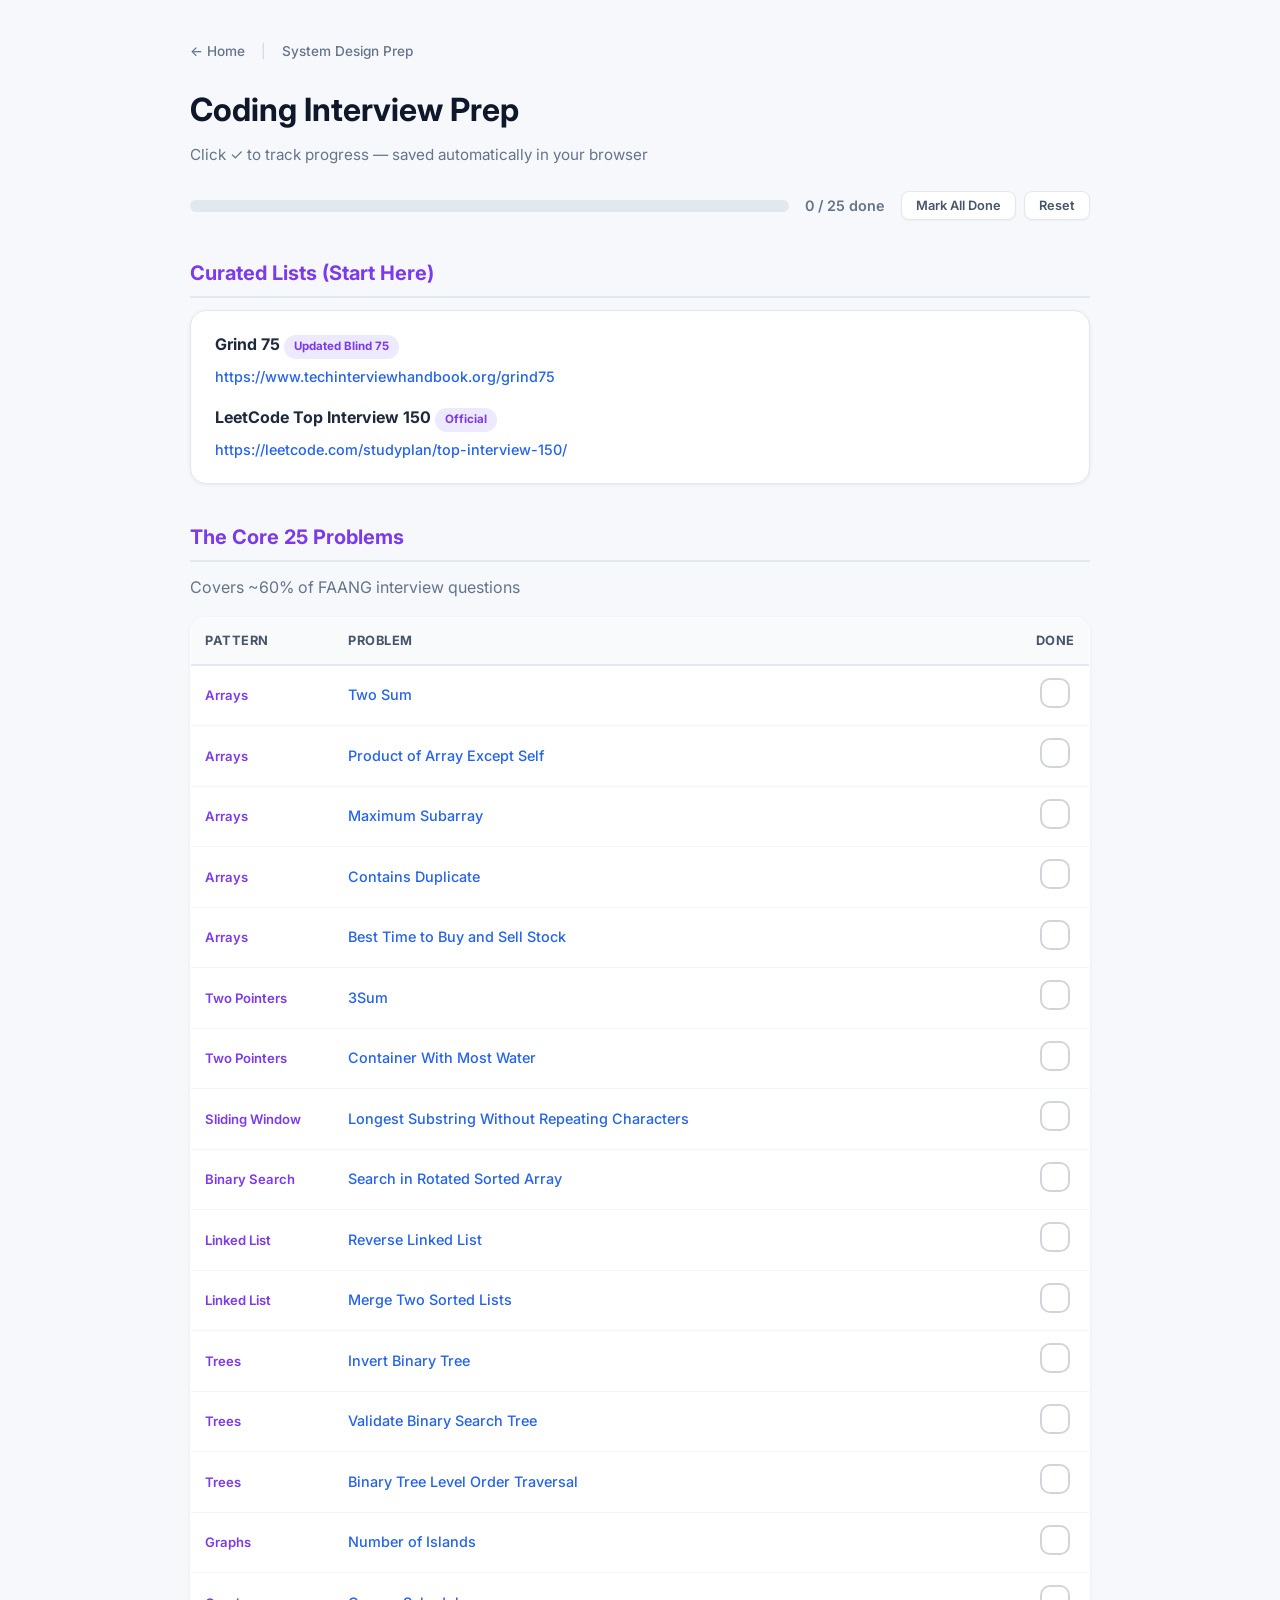
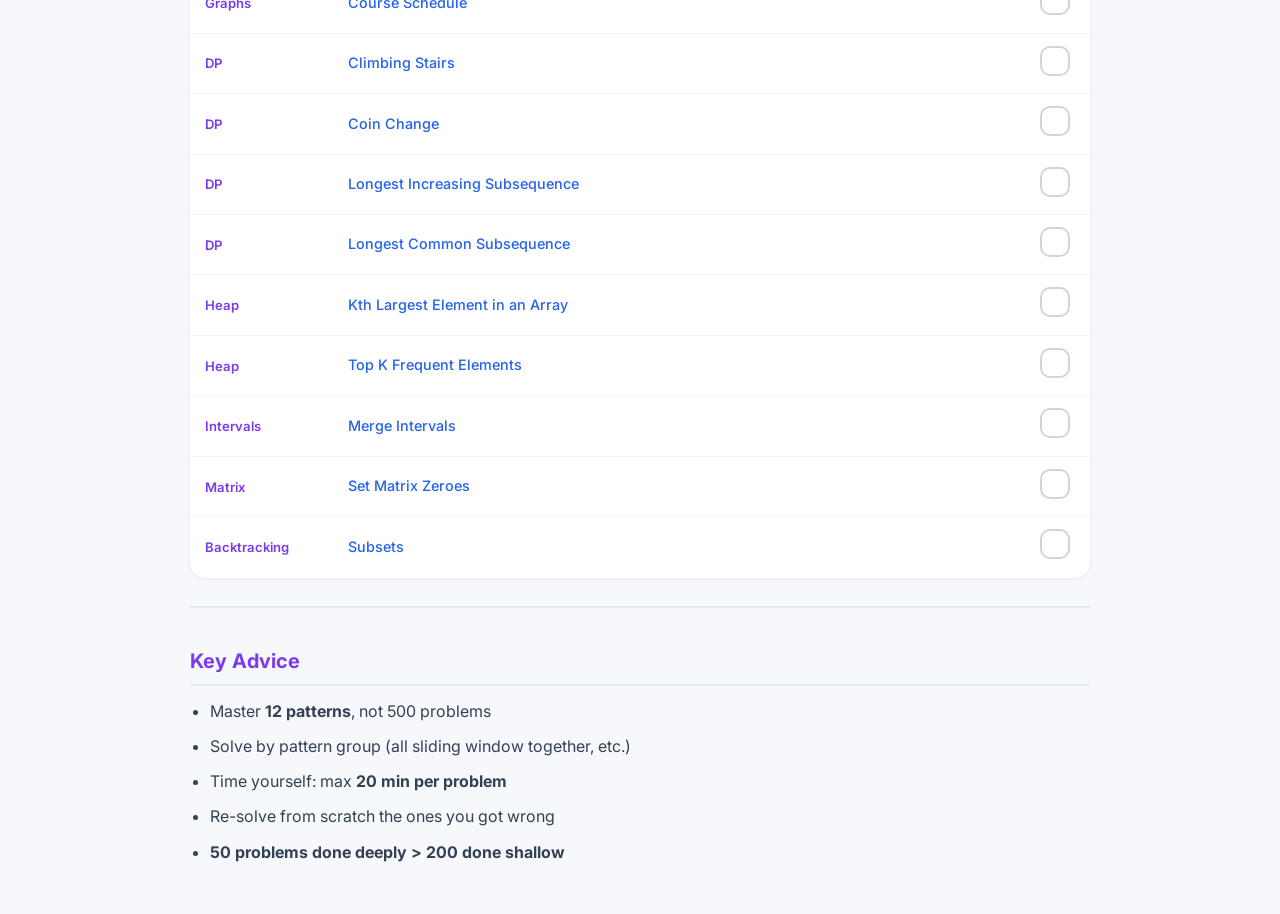
<file: leetcode-tracker.html>
<!DOCTYPE html>
<html lang="en">
<head>
  <meta charset="UTF-8">
  <meta name="viewport" content="width=device-width, initial-scale=1.0">
  <title>Coding Interview Prep - LeetCode Tracker</title>
  <link rel="preconnect" href="https://fonts.googleapis.com">
  <link rel="preconnect" href="https://fonts.gstatic.com" crossorigin>
  <link href="https://fonts.googleapis.com/css2?family=Inter:wght@400;500;600;700&display=swap" rel="stylesheet">
  <style>
    .top-nav { display: flex; gap: 16px; align-items: center; margin-bottom: 20px; font-size: .85rem; }
    .top-nav a { color: #64748b; font-weight: 500; }
    .top-nav a:hover { color: #7c3aed; }
    .top-nav .sep { color: #cbd5e1; }
    * { margin: 0; padding: 0; box-sizing: border-box; }
    body {
      font-family: 'Inter', -apple-system, BlinkMacSystemFont, 'Segoe UI', Roboto, Helvetica, Arial, sans-serif;
      background: #f7f8fc;
      color: #1e293b;
      line-height: 1.7;
      padding: 40px 20px;
    }
    .container { max-width: 900px; margin: 0 auto; }
    h1 { font-size: 2rem; font-weight: 700; color: #0f172a; margin-bottom: 4px; }
    h2 {
      font-size: 1.25rem;
      font-weight: 700;
      color: #7c3aed;
      margin-top: 36px;
      margin-bottom: 12px;
      padding-bottom: 6px;
      border-bottom: 2px solid #e2e8f0;
    }
    p, li { margin-bottom: 8px; }
    a {
      color: #2563eb;
      text-decoration: none;
      font-weight: 500;
      transition: color .15s;
    }
    a:hover { color: #7c3aed; text-decoration: underline; }
    .subtitle { color: #64748b; font-size: .95rem; margin-bottom: 24px; }
    hr { border: none; border-top: 2px solid #e2e8f0; margin: 28px 0; }
    .card {
      background: #fff;
      border-radius: 16px;
      padding: 20px 24px;
      margin-bottom: 28px;
      box-shadow: 0 1px 4px rgba(0,0,0,.06);
      border: 1px solid #e2e8f0;
    }
    .card p { margin-bottom: 4px; }
    .card a { font-size: .9rem; word-break: break-all; }
    .badge {
      display: inline-block;
      background: #ede9fe;
      color: #7c3aed;
      font-size: .72rem;
      font-weight: 700;
      padding: 2px 10px;
      border-radius: 20px;
      margin-right: 6px;
    }
    ul { padding-left: 20px; }
    ul li { list-style: disc; color: #334155; }

    /* Progress */
    .progress-wrap {
      display: flex;
      align-items: center;
      gap: 16px;
      margin-bottom: 24px;
      flex-wrap: wrap;
    }
    .progress-bar {
      flex: 1;
      min-width: 140px;
      height: 12px;
      background: #e2e8f0;
      border-radius: 99px;
      overflow: hidden;
    }
    .progress-fill {
      height: 100%;
      width: 0%;
      background: linear-gradient(90deg, #7c3aed, #ec4899);
      border-radius: 99px;
      transition: width .3s ease;
    }
    .progress-text { font-size: .9rem; color: #64748b; font-weight: 600; white-space: nowrap; }
    .progress-btns { display: flex; gap: 8px; }
    .btn {
      font-family: inherit;
      font-size: .8rem;
      font-weight: 600;
      padding: 6px 14px;
      border: 1px solid #e2e8f0;
      border-radius: 8px;
      background: #fff;
      color: #475569;
      cursor: pointer;
      transition: all .15s;
      box-shadow: 0 1px 2px rgba(0,0,0,.04);
    }
    .btn:hover { background: #f1f5f9; border-color: #cbd5e1; }
    .btn-danger:hover { background: #fef2f2; border-color: #fca5a5; color: #dc2626; }

    /* Table */
    table {
      width: 100%;
      border-collapse: collapse;
      font-size: .9rem;
      background: #fff;
      border-radius: 16px;
      overflow: hidden;
      box-shadow: 0 1px 4px rgba(0,0,0,.06);
      border: 1px solid #e2e8f0;
    }
    th {
      text-align: left;
      color: #475569;
      font-weight: 700;
      font-size: .8rem;
      text-transform: uppercase;
      letter-spacing: .04em;
      padding: 12px 14px;
      background: #f8fafc;
      border-bottom: 2px solid #e2e8f0;
    }
    td {
      padding: 12px 14px;
      border-bottom: 1px solid #f1f5f9;
      vertical-align: middle;
    }
    tr:last-child td { border-bottom: none; }
    tr:hover td { background: #f8fafc; }
    td:nth-child(1) {
      color: #7c3aed;
      font-weight: 600;
      font-size: .82rem;
      width: 16%;
    }

    .status-btn {
      display: inline-flex;
      align-items: center;
      justify-content: center;
      width: 30px;
      height: 30px;
      border-radius: 10px;
      border: 2px solid #d1d5db;
      background: #fff;
      color: transparent;
      font-size: 1.1rem;
      font-weight: 700;
      cursor: pointer;
      transition: all .15s;
      flex-shrink: 0;
    }
    .status-btn.done {
      background: #f0fdf4;
      border-color: #22c55e;
      color: #16a34a;
    }
    .status-btn:hover { border-color: #7c3aed; background: #f5f3ff; }

    .row-done td { background: #fafafa; }
    .row-done td:nth-child(2) a { color: #94a3b8; text-decoration: line-through; }

    @media (max-width: 600px) {
      table, thead, tbody, th, td, tr { display: block; }
      thead, th { display: none; }
      td {
        padding: 8px 12px;
        position: relative;
        padding-left: 100px;
        display: flex;
        align-items: center;
        min-height: 30px;
      }
      td::before {
        content: attr(data-label);
        position: absolute;
        left: 12px;
        font-weight: 700;
        color: #7c3aed;
        font-size: .8rem;
        width: 80px;
      }
      td:nth-child(1) { width: 100%; }
    }
  </style>
</head>
<body>
  <div class="container">
    <div class="top-nav">
      <a href="index.html">&#8592; Home</a>
      <span class="sep">|</span>
      <a href="system-design-tracker.html">System Design Prep</a>
    </div>
    <h1>Coding Interview Prep</h1>
    <p class="subtitle">Click ✓ to track progress — saved automatically in your browser</p>

    <!-- Progress -->
    <div class="progress-wrap">
      <div class="progress-bar"><div class="progress-fill" id="progressFill"></div></div>
      <span class="progress-text"><span id="doneCount">0</span> / <span id="totalCount">0</span> done</span>
      <div class="progress-btns">
        <button class="btn" id="markAllBtn">Mark All Done</button>
        <button class="btn btn-danger" id="resetBtn">Reset</button>
      </div>
    </div>

    <h2>Curated Lists (Start Here)</h2>
    <div class="card">
      <p><strong>Grind 75</strong> <span class="badge">Updated Blind 75</span></p>
      <a href="https://www.techinterviewhandbook.org/grind75" target="_blank">https://www.techinterviewhandbook.org/grind75</a>
      <p style="margin-top:14px"><strong>LeetCode Top Interview 150</strong> <span class="badge">Official</span></p>
      <a href="https://leetcode.com/studyplan/top-interview-150/" target="_blank">https://leetcode.com/studyplan/top-interview-150/</a>
    </div>

    <h2>The Core 25 Problems</h2>
    <p style="color:#64748b;margin-bottom:16px">Covers ~60% of FAANG interview questions</p>
    <table>
      <thead>
        <tr><th>Pattern</th><th>Problem</th><th style="width:50px;text-align:center;">Done</th></tr>
      </thead>
      <tbody id="problemBody">
      </tbody>
    </table>

    <hr>

    <h2>Key Advice</h2>
    <ul>
      <li>Master <strong>12 patterns</strong>, not 500 problems</li>
      <li>Solve by pattern group (all sliding window together, etc.)</li>
      <li>Time yourself: max <strong>20 min per problem</strong></li>
      <li>Re-solve from scratch the ones you got wrong</li>
      <li><strong>50 problems done deeply > 200 done shallow</strong></li>
    </ul>
  </div>

  <script>
    const STORAGE_KEY = 'leetcode_tracker_done';

    const problems = [
      { pattern: 'Arrays',           name: 'Two Sum',                                url: 'https://leetcode.com/problems/two-sum/' },
      { pattern: 'Arrays',           name: 'Product of Array Except Self',           url: 'https://leetcode.com/problems/product-of-array-except-self/' },
      { pattern: 'Arrays',           name: 'Maximum Subarray',                       url: 'https://leetcode.com/problems/maximum-subarray/' },
      { pattern: 'Arrays',           name: 'Contains Duplicate',                     url: 'https://leetcode.com/problems/contains-duplicate/' },
      { pattern: 'Arrays',           name: 'Best Time to Buy and Sell Stock',        url: 'https://leetcode.com/problems/best-time-to-buy-and-sell-stock/' },
      { pattern: 'Two Pointers',     name: '3Sum',                                   url: 'https://leetcode.com/problems/3sum/' },
      { pattern: 'Two Pointers',     name: 'Container With Most Water',              url: 'https://leetcode.com/problems/container-with-most-water/' },
      { pattern: 'Sliding Window',   name: 'Longest Substring Without Repeating Characters', url: 'https://leetcode.com/problems/longest-substring-without-repeating-characters/' },
      { pattern: 'Binary Search',    name: 'Search in Rotated Sorted Array',         url: 'https://leetcode.com/problems/search-in-rotated-sorted-array/' },
      { pattern: 'Linked List',      name: 'Reverse Linked List',                    url: 'https://leetcode.com/problems/reverse-linked-list/' },
      { pattern: 'Linked List',      name: 'Merge Two Sorted Lists',                 url: 'https://leetcode.com/problems/merge-two-sorted-lists/' },
      { pattern: 'Trees',            name: 'Invert Binary Tree',                      url: 'https://leetcode.com/problems/invert-binary-tree/' },
      { pattern: 'Trees',            name: 'Validate Binary Search Tree',            url: 'https://leetcode.com/problems/validate-binary-search-tree/' },
      { pattern: 'Trees',            name: 'Binary Tree Level Order Traversal',      url: 'https://leetcode.com/problems/binary-tree-level-order-traversal/' },
      { pattern: 'Graphs',           name: 'Number of Islands',                      url: 'https://leetcode.com/problems/number-of-islands/' },
      { pattern: 'Graphs',           name: 'Course Schedule',                        url: 'https://leetcode.com/problems/course-schedule/' },
      { pattern: 'DP',               name: 'Climbing Stairs',                        url: 'https://leetcode.com/problems/climbing-stairs/' },
      { pattern: 'DP',               name: 'Coin Change',                            url: 'https://leetcode.com/problems/coin-change/' },
      { pattern: 'DP',               name: 'Longest Increasing Subsequence',         url: 'https://leetcode.com/problems/longest-increasing-subsequence/' },
      { pattern: 'DP',               name: 'Longest Common Subsequence',             url: 'https://leetcode.com/problems/longest-common-subsequence/' },
      { pattern: 'Heap',             name: 'Kth Largest Element in an Array',        url: 'https://leetcode.com/problems/kth-largest-element-in-an-array/' },
      { pattern: 'Heap',             name: 'Top K Frequent Elements',                url: 'https://leetcode.com/problems/top-k-frequent-elements/' },
      { pattern: 'Intervals',        name: 'Merge Intervals',                        url: 'https://leetcode.com/problems/merge-intervals/' },
      { pattern: 'Matrix',           name: 'Set Matrix Zeroes',                      url: 'https://leetcode.com/problems/set-matrix-zeroes/' },
      { pattern: 'Backtracking',     name: 'Subsets',                                url: 'https://leetcode.com/problems/subsets/' },
    ];

    let done = new Set();

    function loadState() {
      try {
        const raw = localStorage.getItem(STORAGE_KEY);
        if (raw) {
          const arr = JSON.parse(raw);
          done = new Set(arr);
        }
      } catch {}
    }

    function saveState() {
      localStorage.setItem(STORAGE_KEY, JSON.stringify([...done]));
    }

    function render() {
      const tbody = document.getElementById('problemBody');
      tbody.innerHTML = '';
      problems.forEach((p, i) => {
        const key = i.toString();
        const isDone = done.has(key);
        const tr = document.createElement('tr');
        if (isDone) tr.className = 'row-done';

        const td1 = document.createElement('td');
        td1.setAttribute('data-label', 'Pattern');
        td1.textContent = p.pattern;

        const td2 = document.createElement('td');
        td2.setAttribute('data-label', 'Problem');
        const a = document.createElement('a');
        a.href = p.url;
        a.target = '_blank';
        a.textContent = p.name;
        td2.appendChild(a);

        const td3 = document.createElement('td');
        td3.setAttribute('data-label', 'Done');
        td3.style.textAlign = 'center';
        td3.style.width = '50px';
        const btn = document.createElement('button');
        btn.className = 'status-btn' + (isDone ? ' done' : '');
        btn.textContent = isDone ? '✓' : '';
        btn.addEventListener('click', () => toggle(i));
        td3.appendChild(btn);

        tr.appendChild(td1);
        tr.appendChild(td2);
        tr.appendChild(td3);
        tbody.appendChild(tr);
      });
      updateProgress();
    }

    function toggle(idx) {
      const key = idx.toString();
      if (done.has(key)) done.delete(key);
      else done.add(key);
      saveState();
      render();
    }

    function updateProgress() {
      const total = problems.length;
      const doneCount = done.size;
      const pct = total ? (doneCount / total * 100) : 0;
      document.getElementById('progressFill').style.width = pct + '%';
      document.getElementById('doneCount').textContent = doneCount;
      document.getElementById('totalCount').textContent = total;
    }

    document.getElementById('markAllBtn').addEventListener('click', () => {
      problems.forEach((_, i) => done.add(i.toString()));
      saveState();
      render();
    });

    document.getElementById('resetBtn').addEventListener('click', () => {
      done.clear();
      saveState();
      render();
    });

    loadState();
    render();
  </script>
</body>
</html>
</file>
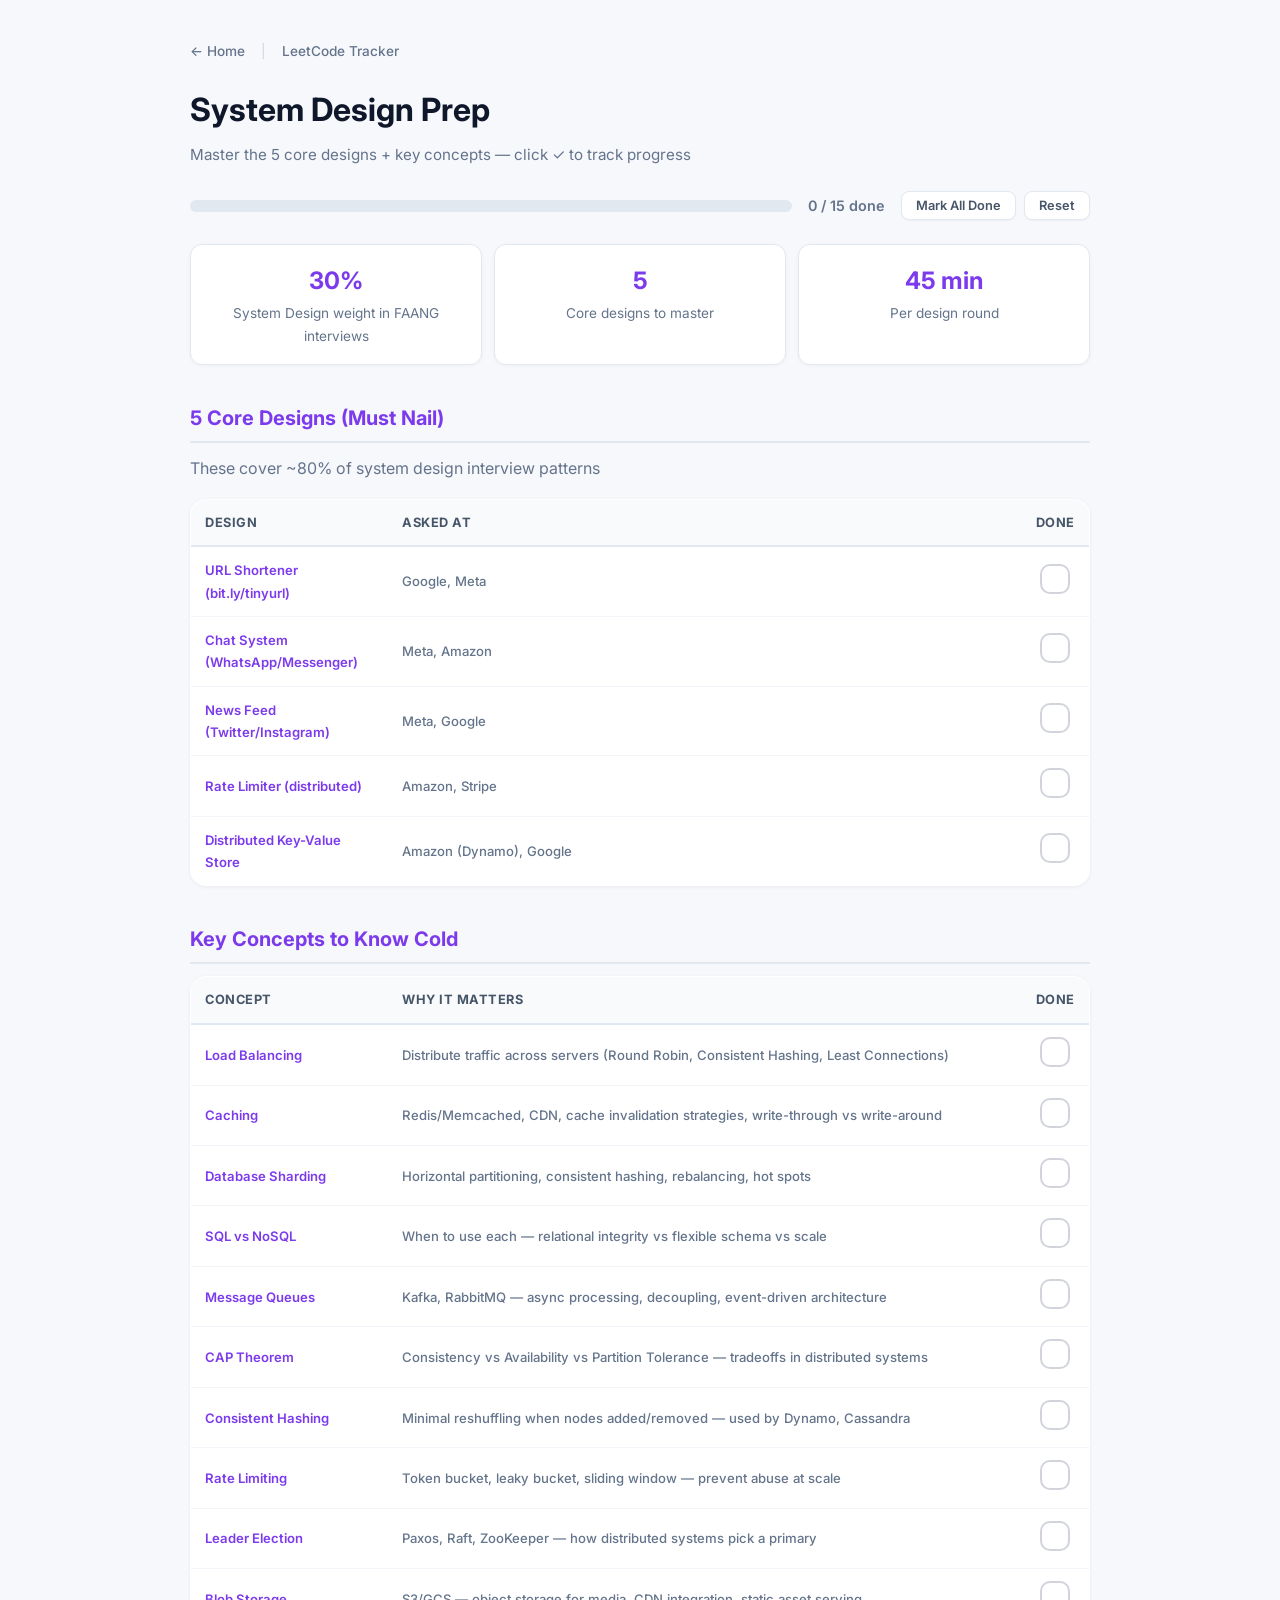
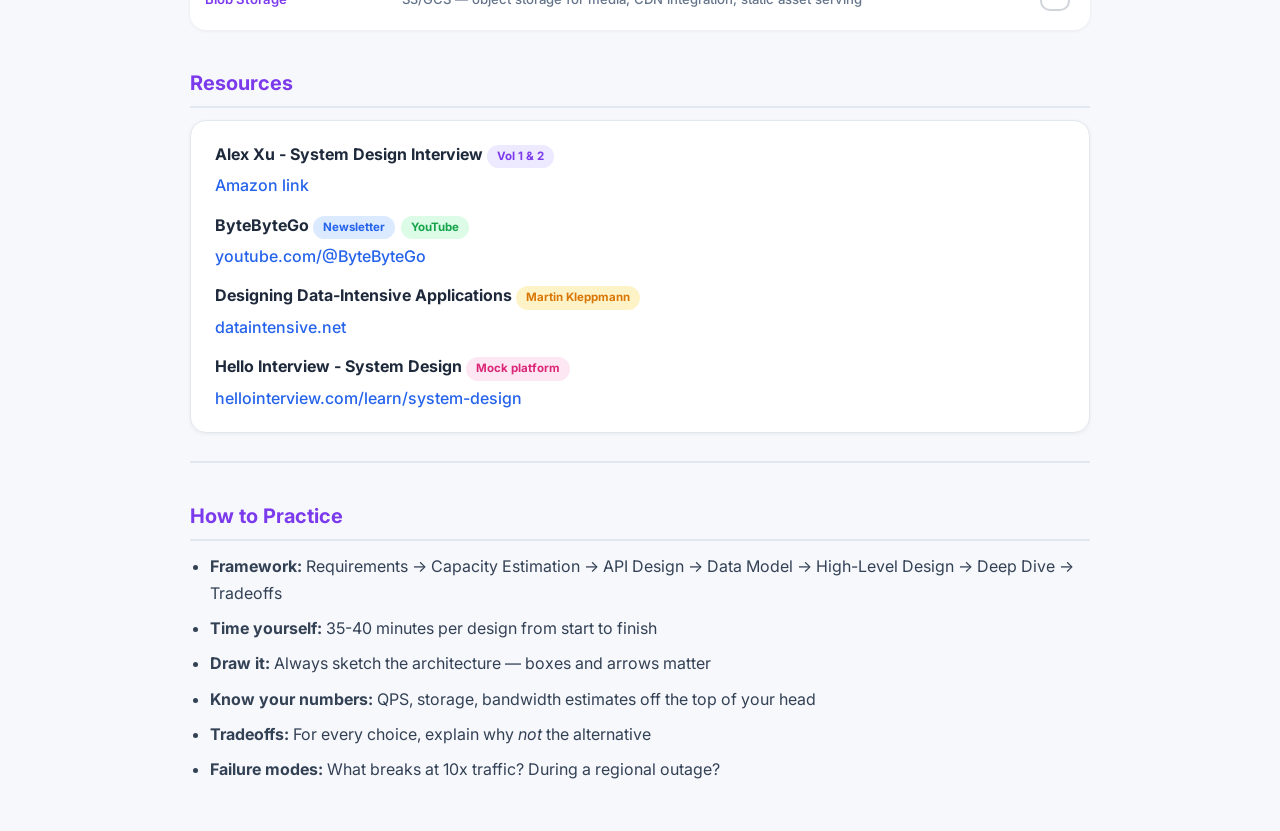
<file: system-design-tracker.html>
<!DOCTYPE html>
<html lang="en">
<head>
  <meta charset="UTF-8">
  <meta name="viewport" content="width=device-width, initial-scale=1.0">
  <title>System Design Prep - Interview Tracker</title>
  <link rel="preconnect" href="https://fonts.googleapis.com">
  <link rel="preconnect" href="https://fonts.gstatic.com" crossorigin>
  <link href="https://fonts.googleapis.com/css2?family=Inter:wght@400;500;600;700&display=swap" rel="stylesheet">
  <style>
    .top-nav { display: flex; gap: 16px; align-items: center; margin-bottom: 20px; font-size: .85rem; }
    .top-nav a { color: #64748b; font-weight: 500; }
    .top-nav a:hover { color: #7c3aed; }
    .top-nav .sep { color: #cbd5e1; }
    * { margin: 0; padding: 0; box-sizing: border-box; }
    body {
      font-family: 'Inter', -apple-system, BlinkMacSystemFont, 'Segoe UI', Roboto, Helvetica, Arial, sans-serif;
      background: #f7f8fc;
      color: #1e293b;
      line-height: 1.7;
      padding: 40px 20px;
    }
    .container { max-width: 900px; margin: 0 auto; }
    h1 { font-size: 2rem; font-weight: 700; color: #0f172a; margin-bottom: 4px; }
    h2 {
      font-size: 1.25rem;
      font-weight: 700;
      color: #7c3aed;
      margin-top: 36px;
      margin-bottom: 12px;
      padding-bottom: 6px;
      border-bottom: 2px solid #e2e8f0;
    }
    h3 { font-size: 1rem; font-weight: 700; color: #334155; margin-top: 20px; margin-bottom: 8px; }
    p, li { margin-bottom: 8px; }
    a { color: #2563eb; text-decoration: none; font-weight: 500; transition: color .15s; }
    a:hover { color: #7c3aed; text-decoration: underline; }
    .subtitle { color: #64748b; font-size: .95rem; margin-bottom: 24px; }
    hr { border: none; border-top: 2px solid #e2e8f0; margin: 28px 0; }

    .card {
      background: #fff;
      border-radius: 16px;
      padding: 20px 24px;
      margin-bottom: 20px;
      box-shadow: 0 1px 4px rgba(0,0,0,.06);
      border: 1px solid #e2e8f0;
    }
    .card p { margin-bottom: 4px; }
    .badge {
      display: inline-block;
      background: #ede9fe;
      color: #7c3aed;
      font-size: .72rem;
      font-weight: 700;
      padding: 2px 10px;
      border-radius: 20px;
      margin-right: 6px;
    }
    .badge-green { background: #dcfce7; color: #16a34a; }
    .badge-blue { background: #dbeafe; color: #2563eb; }
    .badge-amber { background: #fef3c7; color: #d97706; }
    .badge-pink { background: #fce7f3; color: #db2777; }
    ul { padding-left: 20px; }
    ul li { list-style: disc; color: #334155; }
    code { background: #f1f5f9; padding: 2px 6px; border-radius: 4px; font-size: .85em; }

    .progress-wrap {
      display: flex;
      align-items: center;
      gap: 16px;
      margin-bottom: 24px;
      flex-wrap: wrap;
    }
    .progress-bar { flex: 1; min-width: 140px; height: 12px; background: #e2e8f0; border-radius: 99px; overflow: hidden; }
    .progress-fill { height: 100%; width: 0%; background: linear-gradient(90deg, #7c3aed, #ec4899); border-radius: 99px; transition: width .3s ease; }
    .progress-text { font-size: .9rem; color: #64748b; font-weight: 600; white-space: nowrap; }
    .progress-btns { display: flex; gap: 8px; }
    .btn {
      font-family: inherit; font-size: .8rem; font-weight: 600; padding: 6px 14px;
      border: 1px solid #e2e8f0; border-radius: 8px; background: #fff; color: #475569;
      cursor: pointer; transition: all .15s; box-shadow: 0 1px 2px rgba(0,0,0,.04);
    }
    .btn:hover { background: #f1f5f9; border-color: #cbd5e1; }
    .btn-danger:hover { background: #fef2f2; border-color: #fca5a5; color: #dc2626; }

    table { width: 100%; border-collapse: collapse; font-size: .9rem; background: #fff; border-radius: 16px; overflow: hidden; box-shadow: 0 1px 4px rgba(0,0,0,.06); border: 1px solid #e2e8f0; }
    th { text-align: left; color: #475569; font-weight: 700; font-size: .8rem; text-transform: uppercase; letter-spacing: .04em; padding: 12px 14px; background: #f8fafc; border-bottom: 2px solid #e2e8f0; }
    td { padding: 12px 14px; border-bottom: 1px solid #f1f5f9; vertical-align: middle; }
    tr:last-child td { border-bottom: none; }
    tr:hover td { background: #f8fafc; }
    td:nth-child(1) { color: #7c3aed; font-weight: 600; font-size: .82rem; width: 22%; }
    td:nth-child(2) { font-weight: 500; }

    .status-btn {
      display: inline-flex; align-items: center; justify-content: center;
      width: 30px; height: 30px; border-radius: 10px;
      border: 2px solid #d1d5db; background: #fff; color: transparent;
      font-size: 1.1rem; font-weight: 700; cursor: pointer; transition: all .15s; flex-shrink: 0;
    }
    .status-btn.done { background: #f0fdf4; border-color: #22c55e; color: #16a34a; }
    .status-btn:hover { border-color: #7c3aed; background: #f5f3ff; }
    .row-done td { background: #fafafa; }
    .row-done td:nth-child(2) { color: #94a3b8; text-decoration: line-through; }

    .pillar-grid { display: grid; grid-template-columns: repeat(auto-fit, minmax(200px, 1fr)); gap: 12px; margin: 16px 0; }
    .pillar-card { background: #fff; border: 1px solid #e2e8f0; border-radius: 12px; padding: 16px; text-align: center; box-shadow: 0 1px 4px rgba(0,0,0,.04); }
    .pillar-card h4 { font-size: 1.5rem; color: #7c3aed; }
    .pillar-card p { font-size: .85rem; color: #64748b; margin: 0; }

    @media (max-width: 600px) {
      table, thead, tbody, th, td, tr { display: block; }
      thead, th { display: none; }
      td { padding: 8px 12px; position: relative; padding-left: 100px; display: flex; align-items: center; min-height: 30px; }
      td::before { content: attr(data-label); position: absolute; left: 12px; font-weight: 700; color: #7c3aed; font-size: .8rem; width: 80px; }
      td:nth-child(1) { width: 100%; }
    }
  </style>
</head>
<body>
  <div class="container">
    <div class="top-nav">
      <a href="index.html">&#8592; Home</a>
      <span class="sep">|</span>
      <a href="leetcode-tracker.html">LeetCode Tracker</a>
    </div>
    <h1>System Design Prep</h1>
    <p class="subtitle">Master the 5 core designs + key concepts — click ✓ to track progress</p>

    <div class="progress-wrap">
      <div class="progress-bar"><div class="progress-fill" id="progressFill"></div></div>
      <span class="progress-text"><span id="doneCount">0</span> / <span id="totalCount">0</span> done</span>
      <div class="progress-btns">
        <button class="btn" id="markAllBtn">Mark All Done</button>
        <button class="btn btn-danger" id="resetBtn">Reset</button>
      </div>
    </div>

    <div class="pillar-grid">
      <div class="pillar-card"><h4>30%</h4><p>System Design weight in FAANG interviews</p></div>
      <div class="pillar-card"><h4>5</h4><p>Core designs to master</p></div>
      <div class="pillar-card"><h4>45 min</h4><p>Per design round</p></div>
    </div>

    <h2>5 Core Designs (Must Nail)</h2>
    <p style="color:#64748b;margin-bottom:16px">These cover ~80% of system design interview patterns</p>
    <table>
      <thead><tr><th>Design</th><th>Asked At</th><th style="width:50px;text-align:center;">Done</th></tr></thead>
      <tbody id="designBody"></tbody>
    </table>

    <h2>Key Concepts to Know Cold</h2>
    <table>
      <thead><tr><th>Concept</th><th>Why It Matters</th><th style="width:50px;text-align:center;">Done</th></tr></thead>
      <tbody id="conceptBody"></tbody>
    </table>

    <h2>Resources</h2>
    <div class="card">
      <p><strong>Alex Xu - System Design Interview</strong> <span class="badge">Vol 1 & 2</span></p>
      <a href="https://www.amazon.com/System-Design-Interview-Insiders-Guide/dp/1736049119" target="_blank">Amazon link</a>
      <p style="margin-top:12px"><strong>ByteByteGo</strong> <span class="badge badge-blue">Newsletter</span><span class="badge badge-green">YouTube</span></p>
      <a href="https://www.youtube.com/@ByteByteGo" target="_blank">youtube.com/@ByteByteGo</a>
      <p style="margin-top:12px"><strong>Designing Data-Intensive Applications</strong> <span class="badge badge-amber">Martin Kleppmann</span></p>
      <a href="https://dataintensive.net/" target="_blank">dataintensive.net</a>
      <p style="margin-top:12px"><strong>Hello Interview - System Design</strong> <span class="badge badge-pink">Mock platform</span></p>
      <a href="https://www.hellointerview.com/learn/system-design" target="_blank">hellointerview.com/learn/system-design</a>
    </div>

    <hr>

    <h2>How to Practice</h2>
    <ul>
      <li><strong>Framework:</strong> Requirements → Capacity Estimation → API Design → Data Model → High-Level Design → Deep Dive → Tradeoffs</li>
      <li><strong>Time yourself:</strong> 35-40 minutes per design from start to finish</li>
      <li><strong>Draw it:</strong> Always sketch the architecture — boxes and arrows matter</li>
      <li><strong>Know your numbers:</strong> QPS, storage, bandwidth estimates off the top of your head</li>
      <li><strong>Tradeoffs:</strong> For every choice, explain why <em>not</em> the alternative</li>
      <li><strong>Failure modes:</strong> What breaks at 10x traffic? During a regional outage?</li>
    </ul>
  </div>

  <script>
    const STORAGE_KEY = 'sd_tracker_done';

    const designs = [
      { name: 'URL Shortener (bit.ly/tinyurl)', company: 'Google, Meta' },
      { name: 'Chat System (WhatsApp/Messenger)', company: 'Meta, Amazon' },
      { name: 'News Feed (Twitter/Instagram)', company: 'Meta, Google' },
      { name: 'Rate Limiter (distributed)', company: 'Amazon, Stripe' },
      { name: 'Distributed Key-Value Store', company: 'Amazon (Dynamo), Google' },
    ];

    const concepts = [
      { name: 'Load Balancing', why: 'Distribute traffic across servers (Round Robin, Consistent Hashing, Least Connections)' },
      { name: 'Caching', why: 'Redis/Memcached, CDN, cache invalidation strategies, write-through vs write-around' },
      { name: 'Database Sharding', why: 'Horizontal partitioning, consistent hashing, rebalancing, hot spots' },
      { name: 'SQL vs NoSQL', why: 'When to use each — relational integrity vs flexible schema vs scale' },
      { name: 'Message Queues', why: 'Kafka, RabbitMQ — async processing, decoupling, event-driven architecture' },
      { name: 'CAP Theorem', why: 'Consistency vs Availability vs Partition Tolerance — tradeoffs in distributed systems' },
      { name: 'Consistent Hashing', why: 'Minimal reshuffling when nodes added/removed — used by Dynamo, Cassandra' },
      { name: 'Rate Limiting', why: 'Token bucket, leaky bucket, sliding window — prevent abuse at scale' },
      { name: 'Leader Election', why: 'Paxos, Raft, ZooKeeper — how distributed systems pick a primary' },
      { name: 'Blob Storage', why: 'S3/GCS — object storage for media, CDN integration, static asset serving' },
    ];

    let done = new Set();

    function loadState() {
      try { const raw = localStorage.getItem(STORAGE_KEY); if (raw) done = new Set(JSON.parse(raw)); } catch {}
    }
    function saveState() { localStorage.setItem(STORAGE_KEY, JSON.stringify([...done])); }

    function renderTable(tbodyId, items, offset) {
      const tbody = document.getElementById(tbodyId);
      tbody.innerHTML = '';
      items.forEach((item, i) => {
        const idx = offset + i;
        const key = idx.toString();
        const isDone = done.has(key);
        const tr = document.createElement('tr');
        if (isDone) tr.className = 'row-done';

        const td1 = document.createElement('td');
        td1.setAttribute('data-label', 'Item');
        td1.textContent = item.name;

        const td2 = document.createElement('td');
        td2.setAttribute('data-label', 'Detail');
        td2.style.fontSize = '.82rem';
        td2.style.color = '#64748b';
        td2.textContent = item.company || item.why;

        const td3 = document.createElement('td');
        td3.setAttribute('data-label', 'Done');
        td3.style.textAlign = 'center';
        td3.style.width = '50px';
        const btn = document.createElement('button');
        btn.className = 'status-btn' + (isDone ? ' done' : '');
        btn.textContent = isDone ? '✓' : '';
        btn.addEventListener('click', () => toggle(idx));
        td3.appendChild(btn);

        tr.appendChild(td1); tr.appendChild(td2); tr.appendChild(td3);
        tbody.appendChild(tr);
      });
    }

    function render() {
      renderTable('designBody', designs, 0);
      renderTable('conceptBody', concepts, designs.length);
      updateProgress();
    }

    function toggle(idx) {
      const key = idx.toString();
      if (done.has(key)) done.delete(key); else done.add(key);
      saveState(); render();
    }

    function updateProgress() {
      const total = designs.length + concepts.length;
      const doneCount = done.size;
      const pct = total ? (doneCount / total * 100) : 0;
      document.getElementById('progressFill').style.width = pct + '%';
      document.getElementById('doneCount').textContent = doneCount;
      document.getElementById('totalCount').textContent = total;
    }

    document.getElementById('markAllBtn').addEventListener('click', () => {
      for (let i = 0; i < designs.length + concepts.length; i++) done.add(i.toString());
      saveState(); render();
    });
    document.getElementById('resetBtn').addEventListener('click', () => { done.clear(); saveState(); render(); });

    loadState(); render();
  </script>
</body>
</html>
</file>
